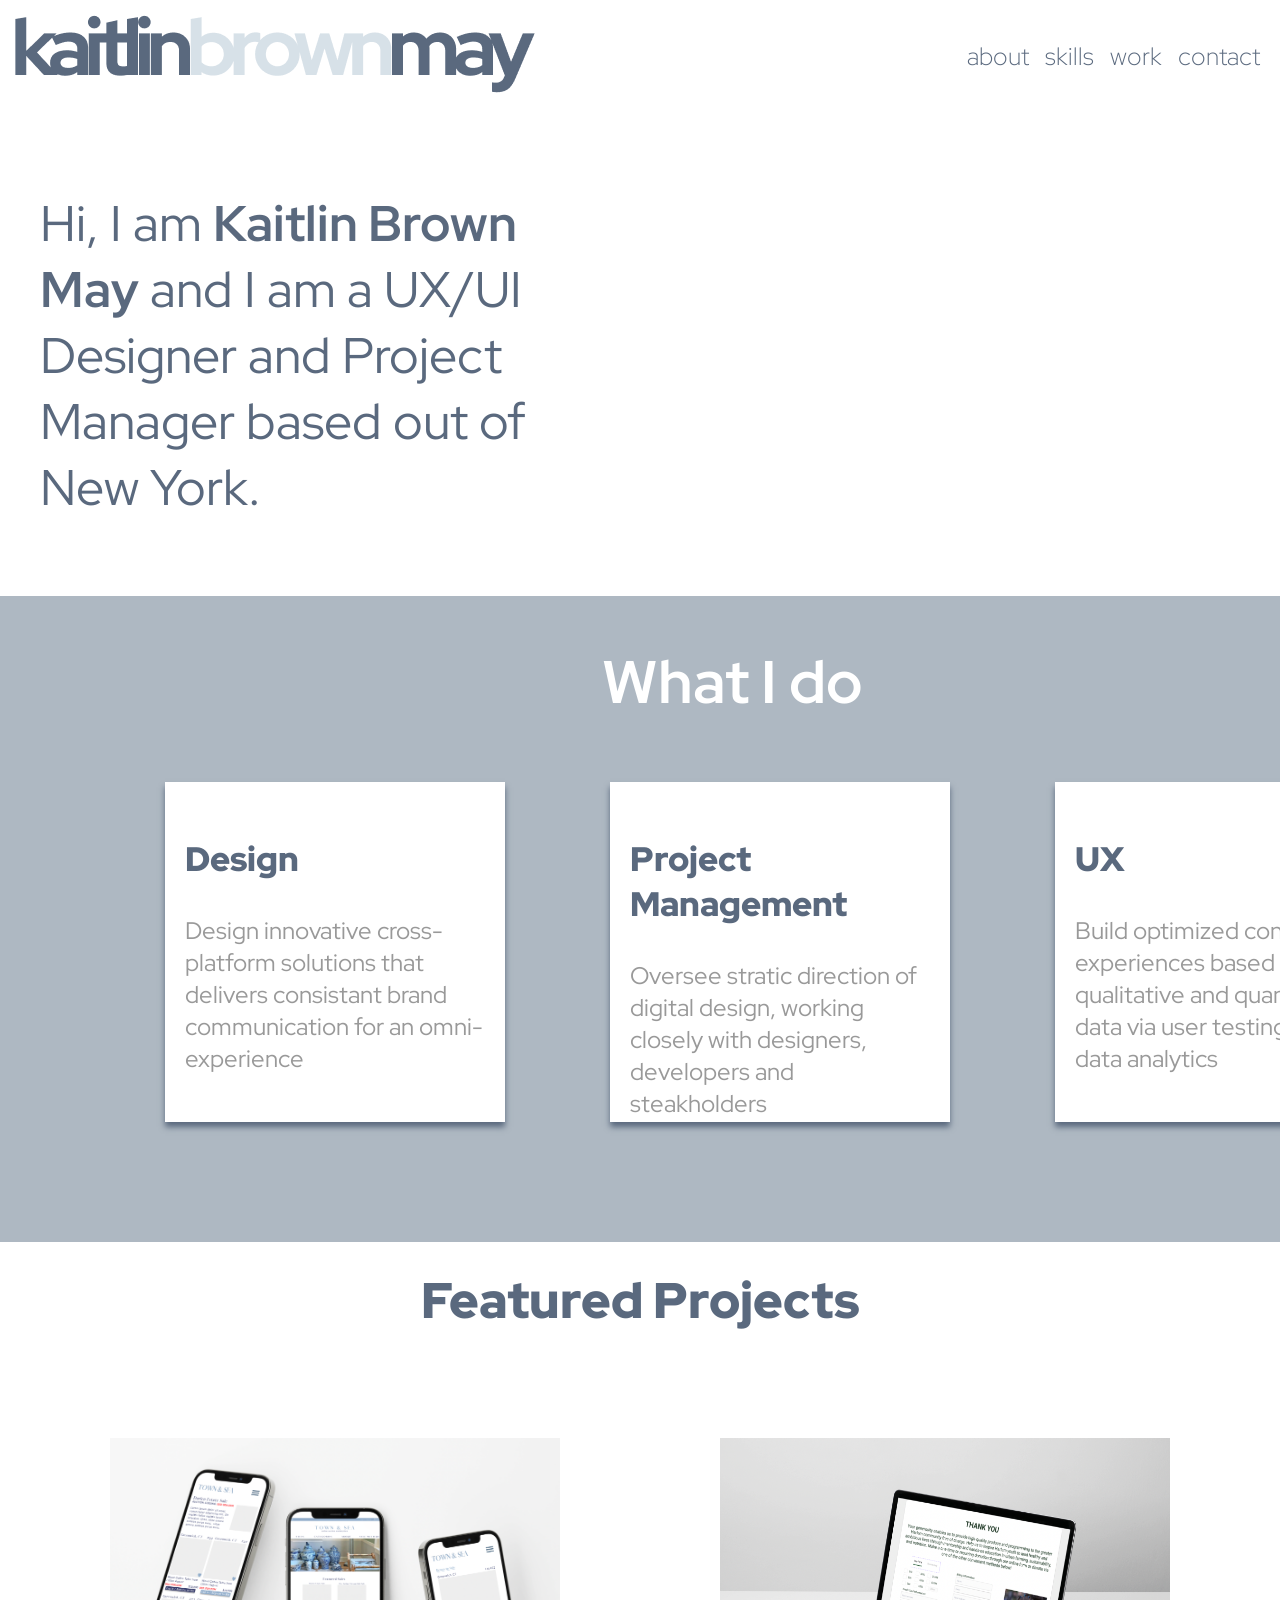
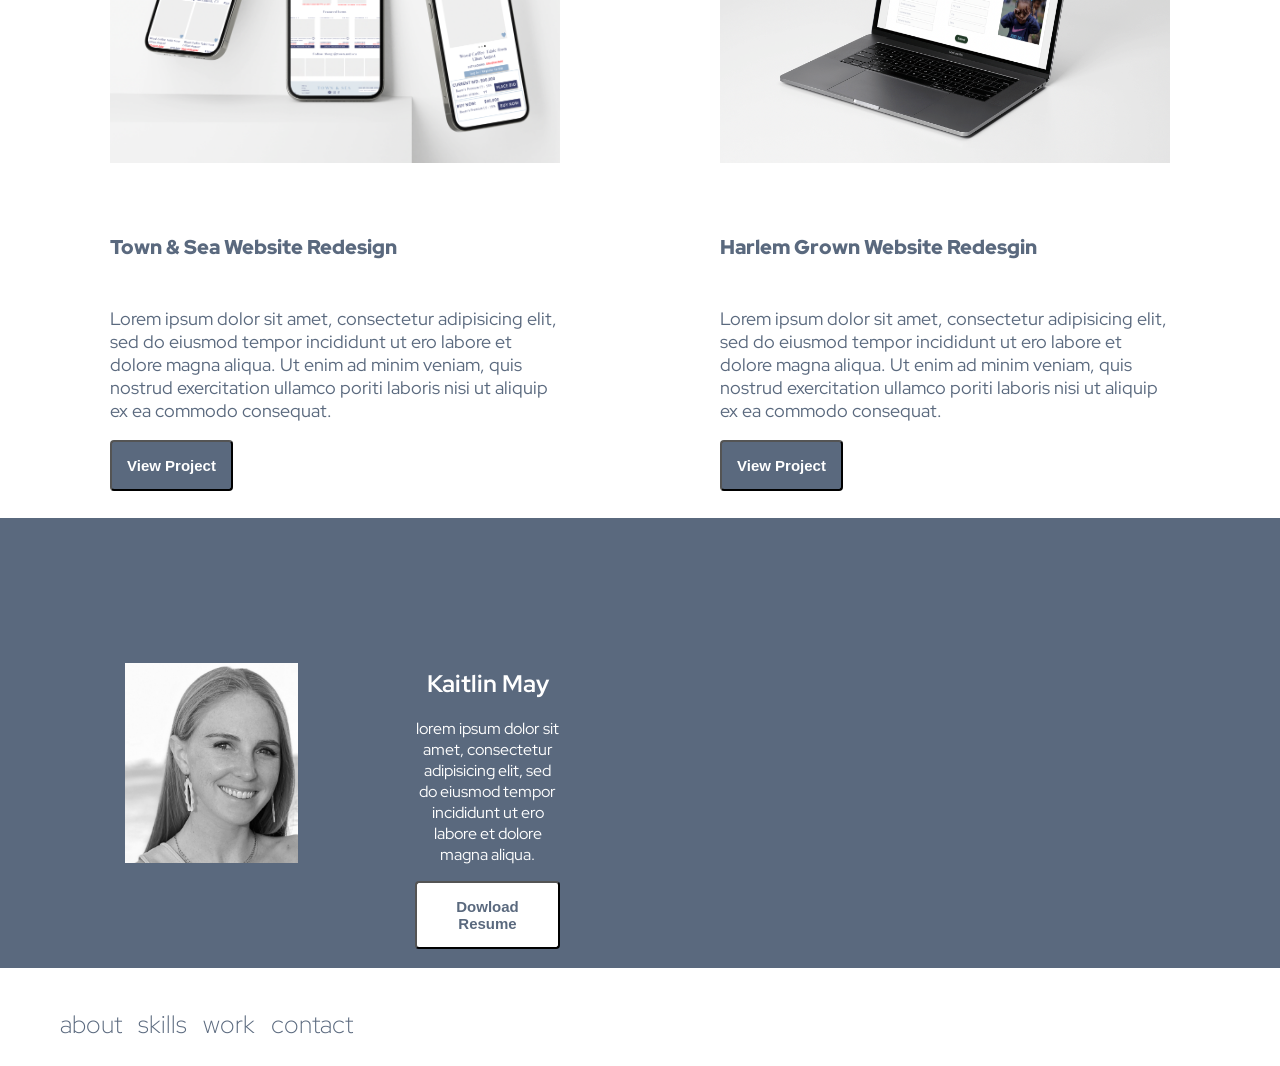
<file: index.html>
<!DOCTYPE html>
<html>
  <head>
    <script src="https://ajax.googleapis.com/ajax/libs/jquery/3.5.1/jquery.min.js"></script>
    <link rel="preconnect" href="https://fonts.googleapis.com">
    <link rel="preconnect" href="https://fonts.gstatic.com" crossorigin>
    <style>
        @import url('https://fonts.googleapis.com/css2?family=Red+Hat+Display:wght@300;700&family=Red+Hat+Mono:ital,wght@0,300;0,400;0,700;1,300&display=swap');
        </style>

    <title>Kaitlin May's Portfolio</title>
    <link href="css/style.css" type="text/css" rel="stylesheet">
  </head>
  <body>
    <header>
      <a href="index.html" >
        <img src="images/kaitlinbrownmay.png"></a>
      <ul>
        <li id="ABOUT"> <a href="about.html" >about</a></li>
        <li id="SKILLS"> <a href="skills.html" >skills</a></li>
        <li id="WORK"> <a href="work.html" >work</a></li>
        <li>contact</li>
      </ul>
    </header>
   
    <section class="Welcome">
        <div class="welcomeC">
          <h1>Hi, I am <strong> Kaitlin Brown May</strong> and I am a UX/UI Designer and Project Manager based out of New York.</h1> 
        </div>
      </section>
     <div class="heading">
  <h1> What I do</h1>
  </div>
    <section class="flexContainer"> 
      <div>
        <h3>Design</h3>
         <p>Design innovative cross-platform solutions that delivers consistant brand communication for an omni-experience</p>
      </div>
      <div>
        <h3>Project Management</h3>
        <p>Oversee stratic direction of digital design, working closely with designers, developers and steakholders</p>
      </div>
      <div>
        <h3>UX</h3>
        <p>Build optimized consumer experiences based on qualitative and quantitative data via user testing and data analytics</p>
      </div>
    </section>
    
    

    <section class="myWork">
      <h1>Featured Projects</h1>
      <div class="workGrid">
        <div class="img1">
          <img src="images/Screen Shot 2022-01-11 at 3.17.35 PM.png">
        </div>
        <div class="content1">
          <h4>Town & Sea Website Redesign</h4>
          <p>Lorem ipsum dolor sit amet, consectetur adipisicing elit, sed do eiusmod tempor incididunt ut ero labore et dolore magna aliqua. Ut enim ad minim veniam, quis nostrud exercitation ullamco poriti laboris nisi ut aliquip ex ea commodo consequat.</p>
          <button>View Project</button>
        </div>
        <div class="img2">
          <img src="images/Screen Shot 2022-01-11 at 6.08.32 PM.png">
        </div>
        <div class="content2">
          <h4>Harlem Grown Website Redesgin</h4>
          <p>Lorem ipsum dolor sit amet, consectetur adipisicing elit, sed do eiusmod tempor incididunt ut ero labore et dolore magna aliqua. Ut enim ad minim veniam, quis nostrud exercitation ullamco poriti laboris nisi ut aliquip ex ea commodo consequat.</p>
          <button>View Project</button>
        </div>
   
        </div>
  
      </div>
    </section>

  <section class="heroImg">
    <div class="content">
      <img src="images/Portfolio Profile Picture.png">
      </div>
      <div class="img" >
      <h1>Kaitlin May</h1>
      <p>lorem ipsum dolor sit amet, consectetur adipisicing elit, sed do eiusmod tempor incididunt ut ero labore et dolore magna aliqua.</p>
      <button onclick="alert('Sucess! My Resume is now saved in your Downloads')">Dowload Resume</button>

    </div>
  </section>

    </section>


    <footer id="footer">
      <ul>
        <li id="ABOUT"> <a href="about.html" >about</a></li>
        <li id="SKILLS"> <a href="skills.html" >skills</a></li>
        <li id="WORK"> <a href="work.html" >work</a></li>
        <li>contact</li>
      </ul>
    </footer>
  
  </body>
  <script src="js/index.js"></script>
</html>
</file>
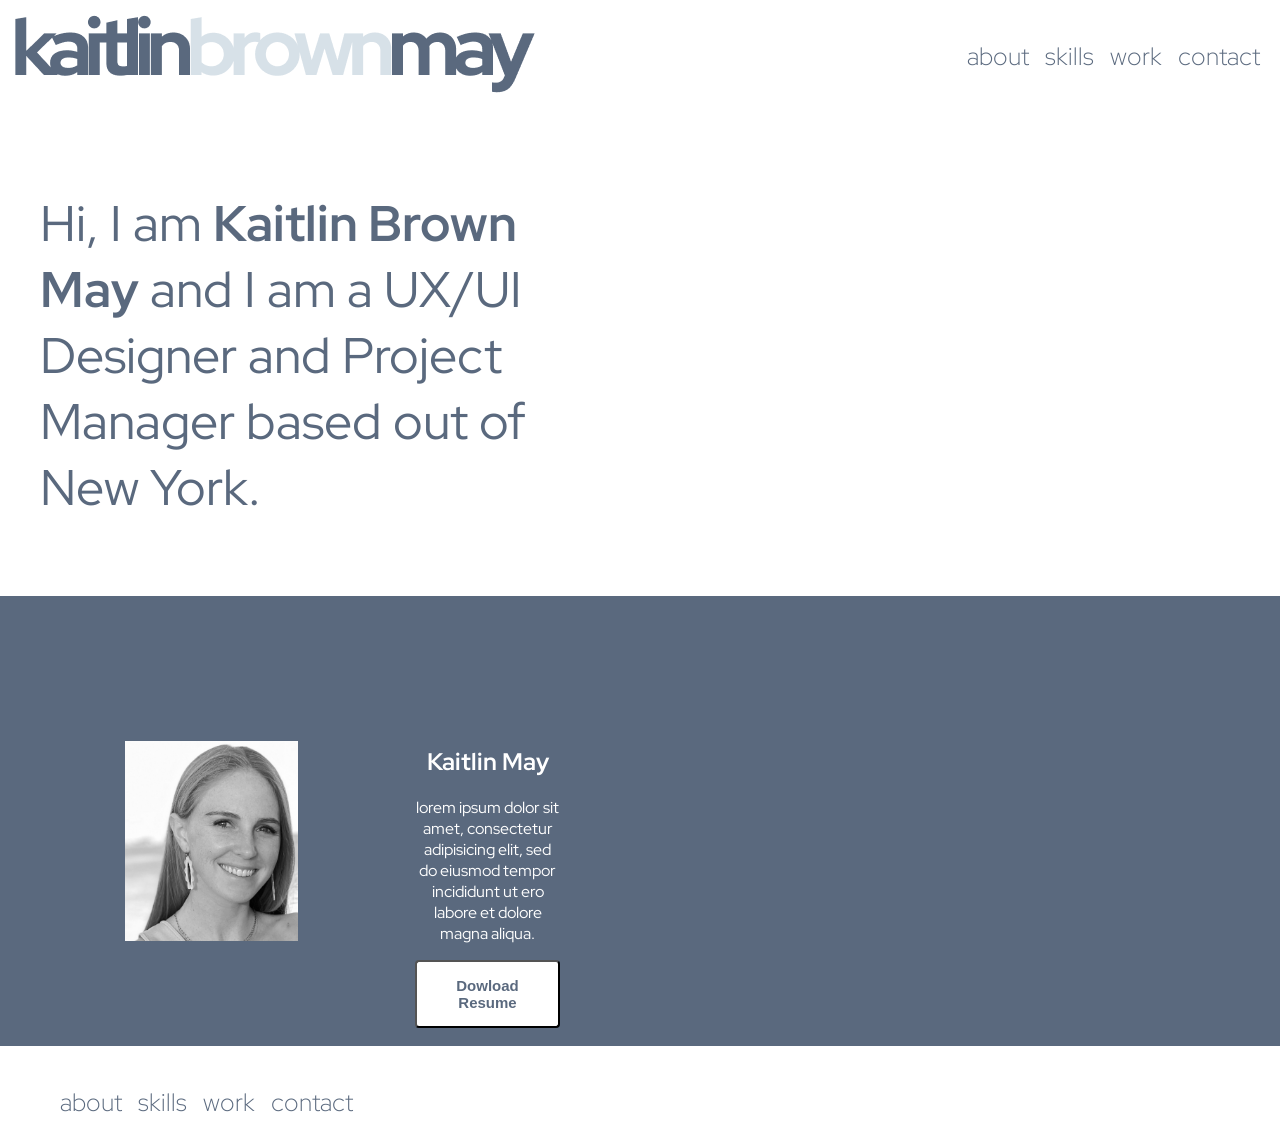
<file: about.html>
<!DOCTYPE html>
<html>
  <head>
    <script src="https://ajax.googleapis.com/ajax/libs/jquery/3.5.1/jquery.min.js"></script>
    <link rel="preconnect" href="https://fonts.googleapis.com">
    <link rel="preconnect" href="https://fonts.gstatic.com" crossorigin>
    <style>
        @import url('https://fonts.googleapis.com/css2?family=Red+Hat+Display:wght@300;700&family=Red+Hat+Mono:ital,wght@0,300;0,400;0,700;1,300&display=swap');
        </style>

    <title>Kaitlin May's Portfolio</title>
    <link href="css/style.css" type="text/css" rel="stylesheet">
  </head>
  <body>
    <header>
      <a href="index.html" >
        <img src="images/kaitlinbrownmay.png"></a>
      <ul>
        <li id="ABOUT"> <a href="about.html" >about</a></li>
        <li id="SKILLS"> <a href="skills.html" >skills</a></li>
        <li id="WORK"> <a href="work.html" >work</a></li>
        <li>contact</li>
      </ul>
    </header>
   
    <section class="Welcome">
        <div class="welcomeC">
          <h1>Hi, I am <strong> Kaitlin Brown May</strong> and I am a UX/UI Designer and Project Manager based out of New York.</h1> 
        </div>
      </section>
    

  <section class="heroImg">
    <div class="content">
      <img src="images/Portfolio Profile Picture.png">
      </div>
      <div class="img" >
      <h1>Kaitlin May</h1>
      <p>lorem ipsum dolor sit amet, consectetur adipisicing elit, sed do eiusmod tempor incididunt ut ero labore et dolore magna aliqua.</p>
      <button onclick="alert('Sucess! My Resume is now saved in your Downloads')">Dowload Resume</button>

    </div>
  </section>

    </section>


    <footer id="footer">
      <ul>
        <li id="ABOUT"> <a href="about.html" >about</a></li>
        <li id="SKILLS"> <a href="skills.html" >skills</a></li>
        <li id="WORK"> <a href="work.html" >work</a></li>
        <li>contact</li>
      </ul>
    </footer>
  
  </body>
  <script src="js/index.js"></script>
</html>
</file>
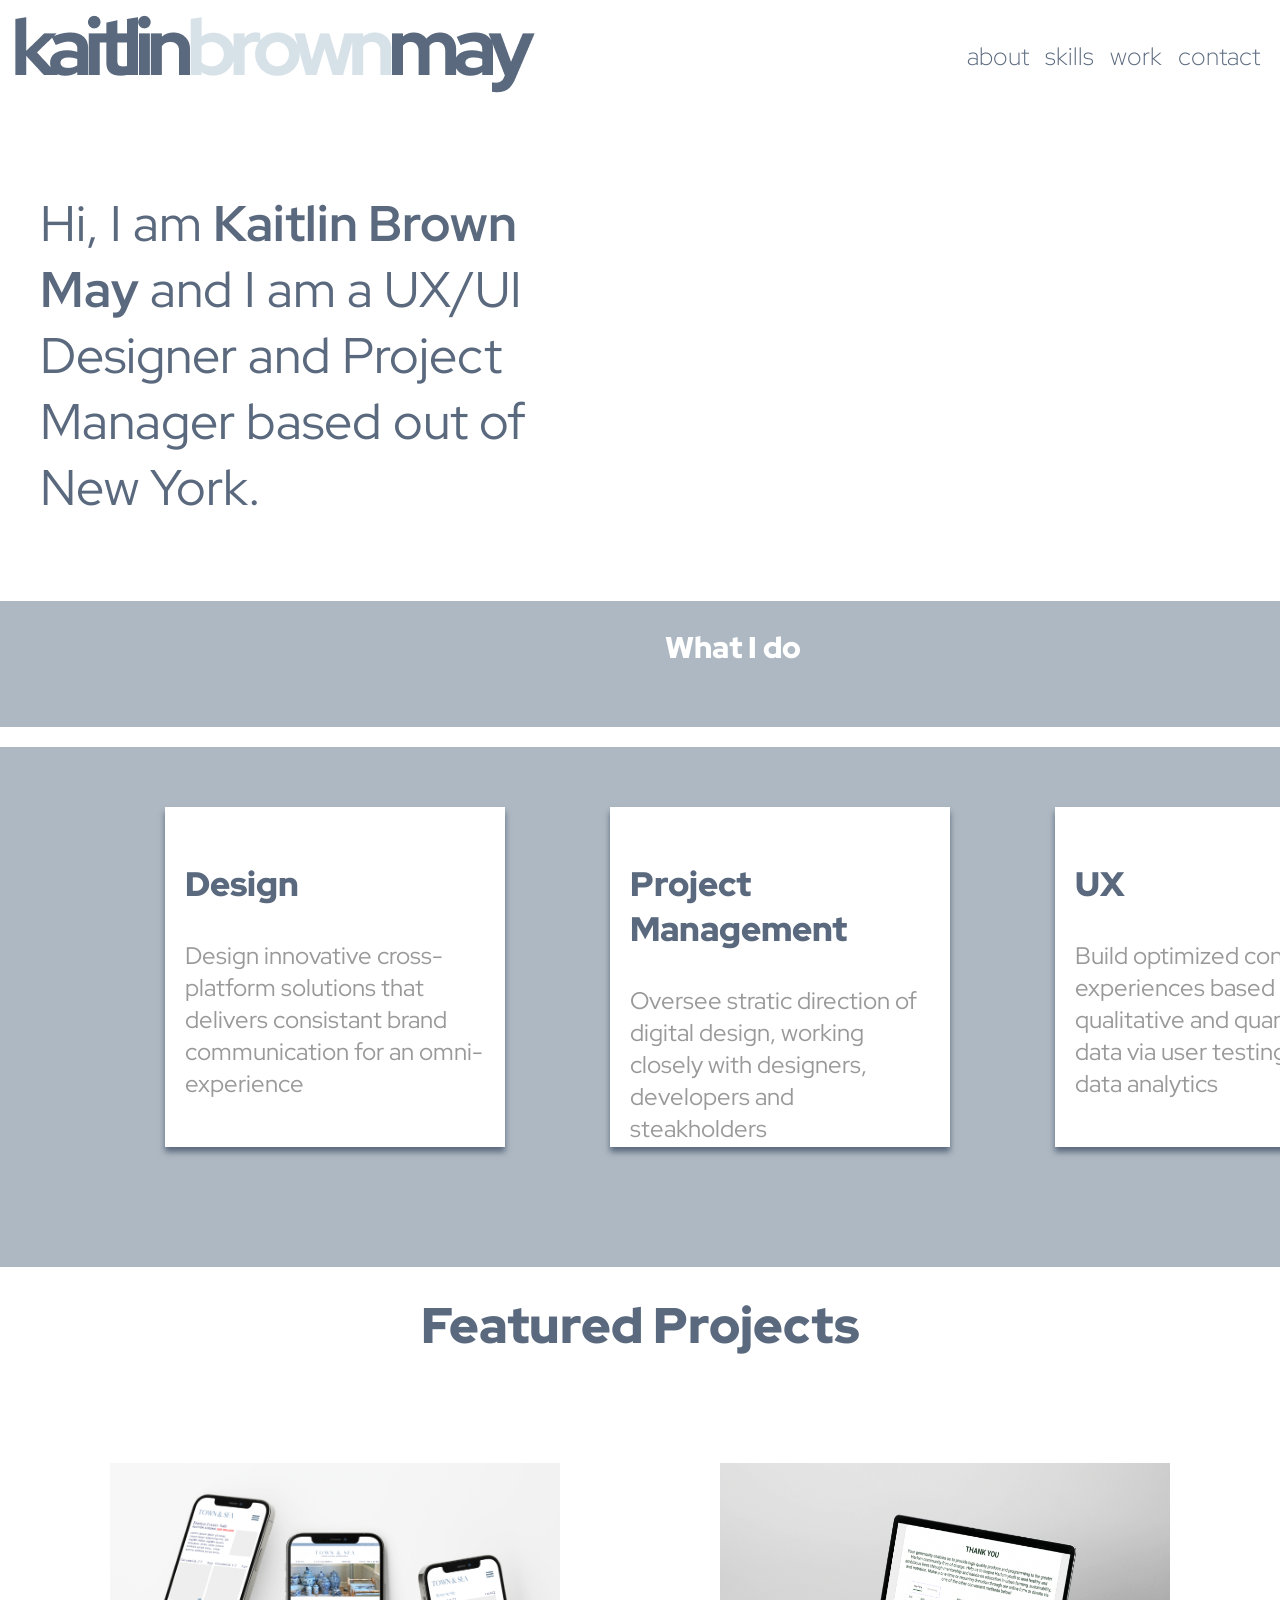
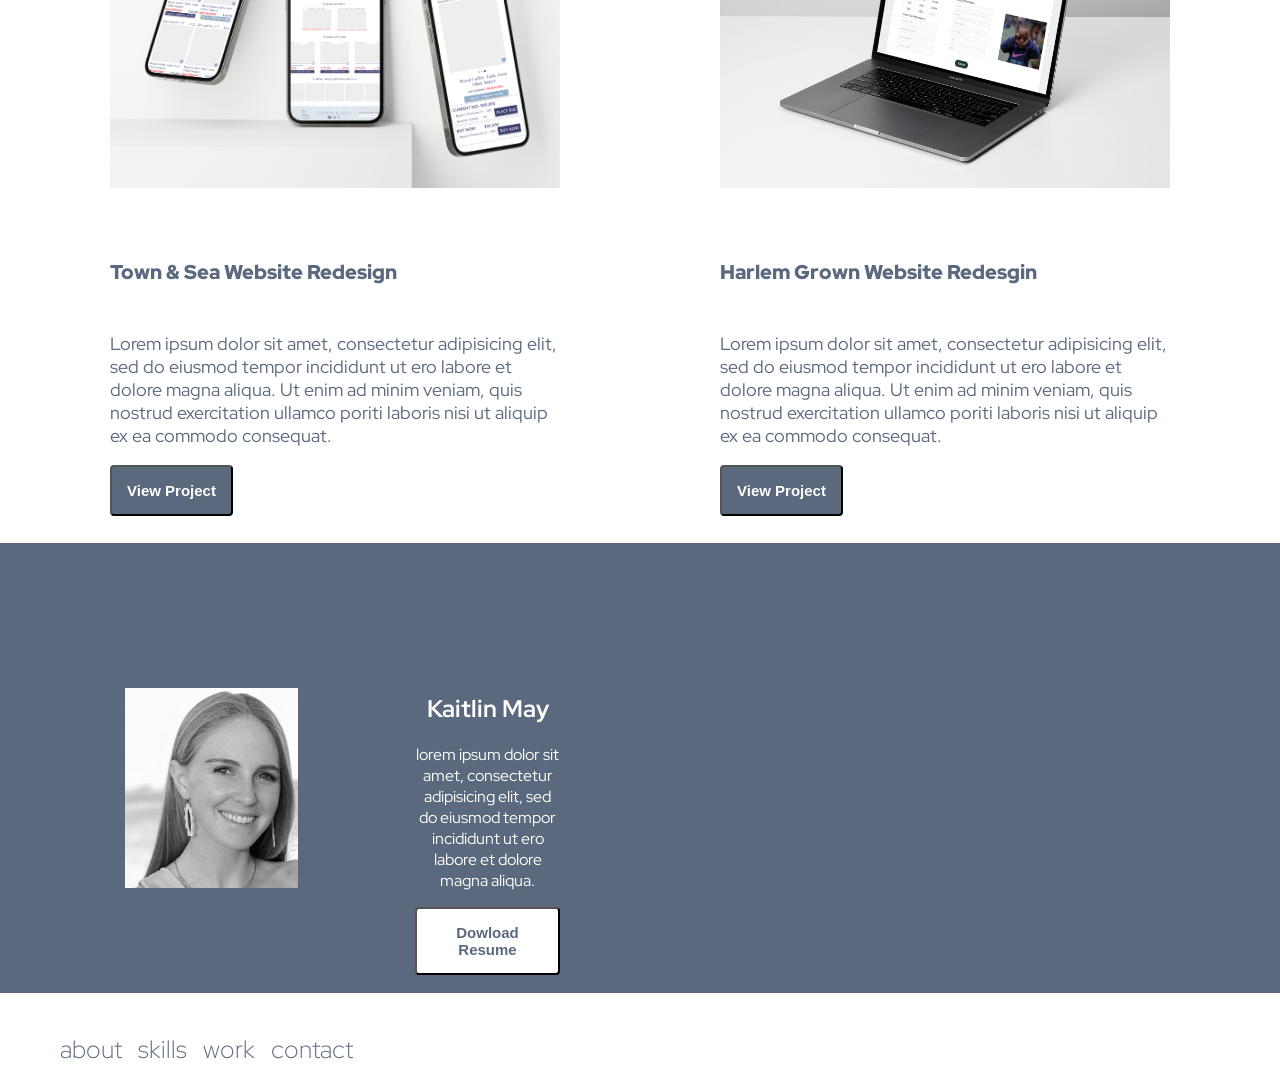
<file: skills.html>
<!DOCTYPE html>
<html>
  <head>
    <script src="https://ajax.googleapis.com/ajax/libs/jquery/1.7/jquery.js"></script> 
    <script src="https://malsup.github.io/jquery.form.js"></script> 
  
    <script src="https://ajax.googleapis.com/ajax/libs/jquery/3.5.1/jquery.min.js"></script>
    <link rel="preconnect" href="https://fonts.googleapis.com">
    <link rel="preconnect" href="https://fonts.gstatic.com" crossorigin>
    <style>
        @import url('https://fonts.googleapis.com/css2?family=Red+Hat+Display:wght@300;700&family=Red+Hat+Mono:ital,wght@0,300;0,400;0,700;1,300&display=swap');
        </style>

    <title>Kaitlin May's Portfolio</title>
    <link href="css/style.css" type="text/css" rel="stylesheet">
  </head>
  <body>
    <header>
      <a href="index.html" >
        <img src="images/kaitlinbrownmay.png"></a>
      <ul>
        <li id="ABOUT"> <a href="about.html" >about</a></li>
        <li id="SKILLS"> <a href="skills.html" >skills</a></li>
        <li id="WORK"> <a href="work.html" >work</a></li>
        <li>contact</li>
      </ul>
    </header>
   
    <section class="Welcome">
        <div class="welcomeC">
          <h1>Hi, I am <strong> Kaitlin Brown May</strong> and I am a UX/UI Designer and Project Manager based out of New York.</h1> 
        </div>
      </section>

  <h1 class="heading">What I do</h1>
    <section class="flexContainer"> 
     
      <div>
        <h3>Design</h3>
         <p>Design innovative cross-platform solutions that delivers consistant brand communication for an omni-experience</p>
      </div>
      <div>
        <h3>Project Management</h3>
        <p>Oversee stratic direction of digital design, working closely with designers, developers and steakholders</p>
      </div>
      <div>
        <h3>UX</h3>
        <p>Build optimized consumer experiences based on qualitative and quantitative data via user testing and data analytics</p>
      </div>
    </section>
    
    

    <section class="myWork">
      <h1>Featured Projects</h1>
      <div class="workGrid">
        <div class="img1">
          <img src="images/Screen Shot 2022-01-11 at 3.17.35 PM.png">
        </div>
        <div class="content1">
          <h4>Town & Sea Website Redesign</h4>
          <p>Lorem ipsum dolor sit amet, consectetur adipisicing elit, sed do eiusmod tempor incididunt ut ero labore et dolore magna aliqua. Ut enim ad minim veniam, quis nostrud exercitation ullamco poriti laboris nisi ut aliquip ex ea commodo consequat.</p>
          <button>View Project</button>
        </div>
        <div class="img2">
          <img src="images/Screen Shot 2022-01-11 at 6.08.32 PM.png">
        </div>
        <div class="content2">
          <h4>Harlem Grown Website Redesgin</h4>
          <p>Lorem ipsum dolor sit amet, consectetur adipisicing elit, sed do eiusmod tempor incididunt ut ero labore et dolore magna aliqua. Ut enim ad minim veniam, quis nostrud exercitation ullamco poriti laboris nisi ut aliquip ex ea commodo consequat.</p>
          <button>View Project</button>
        </div>
   
        </div>
  
      </div>
    </section>

  <section class="heroImg">
    <div class="content">
      <img src="images/Portfolio Profile Picture.png">
      </div>
      <div class="img" >
      <h1>Kaitlin May</h1>
      <p>lorem ipsum dolor sit amet, consectetur adipisicing elit, sed do eiusmod tempor incididunt ut ero labore et dolore magna aliqua.</p>
      <button onclick="alert('Sucess! My Resume is now saved in your Downloads')">Dowload Resume</button>

    </div>
  </section>

    </section>

    
    <footer id="footer">
      <ul>
        <li id="ABOUT"> <a href="about.html" >about</a></li>
        <li id="SKILLS"> <a href="skills.html" >skills</a></li>
        <li id="WORK"> <a href="work.html" >work</a></li>
        <li>contact</li>
      </ul>
    </footer>
  
  </body>
  <script src="js/index.js"></script>
</html>
</file>
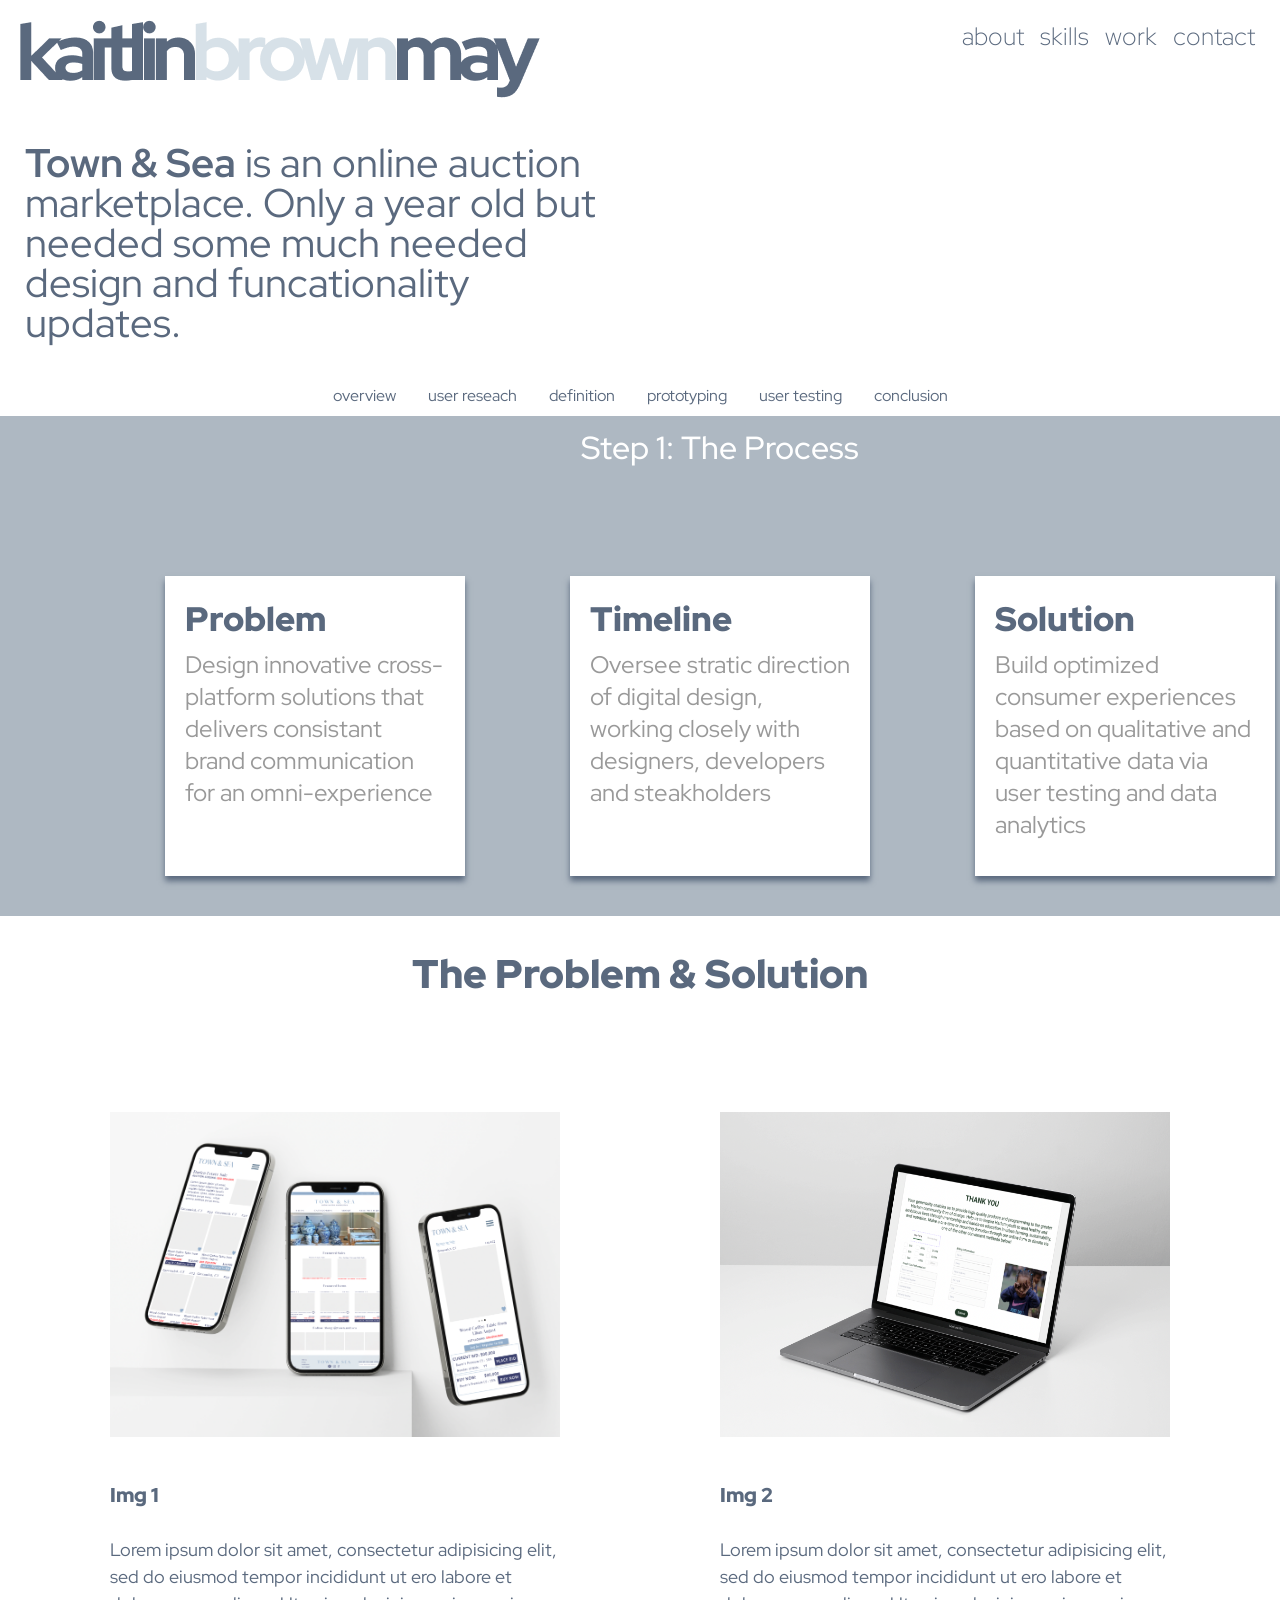
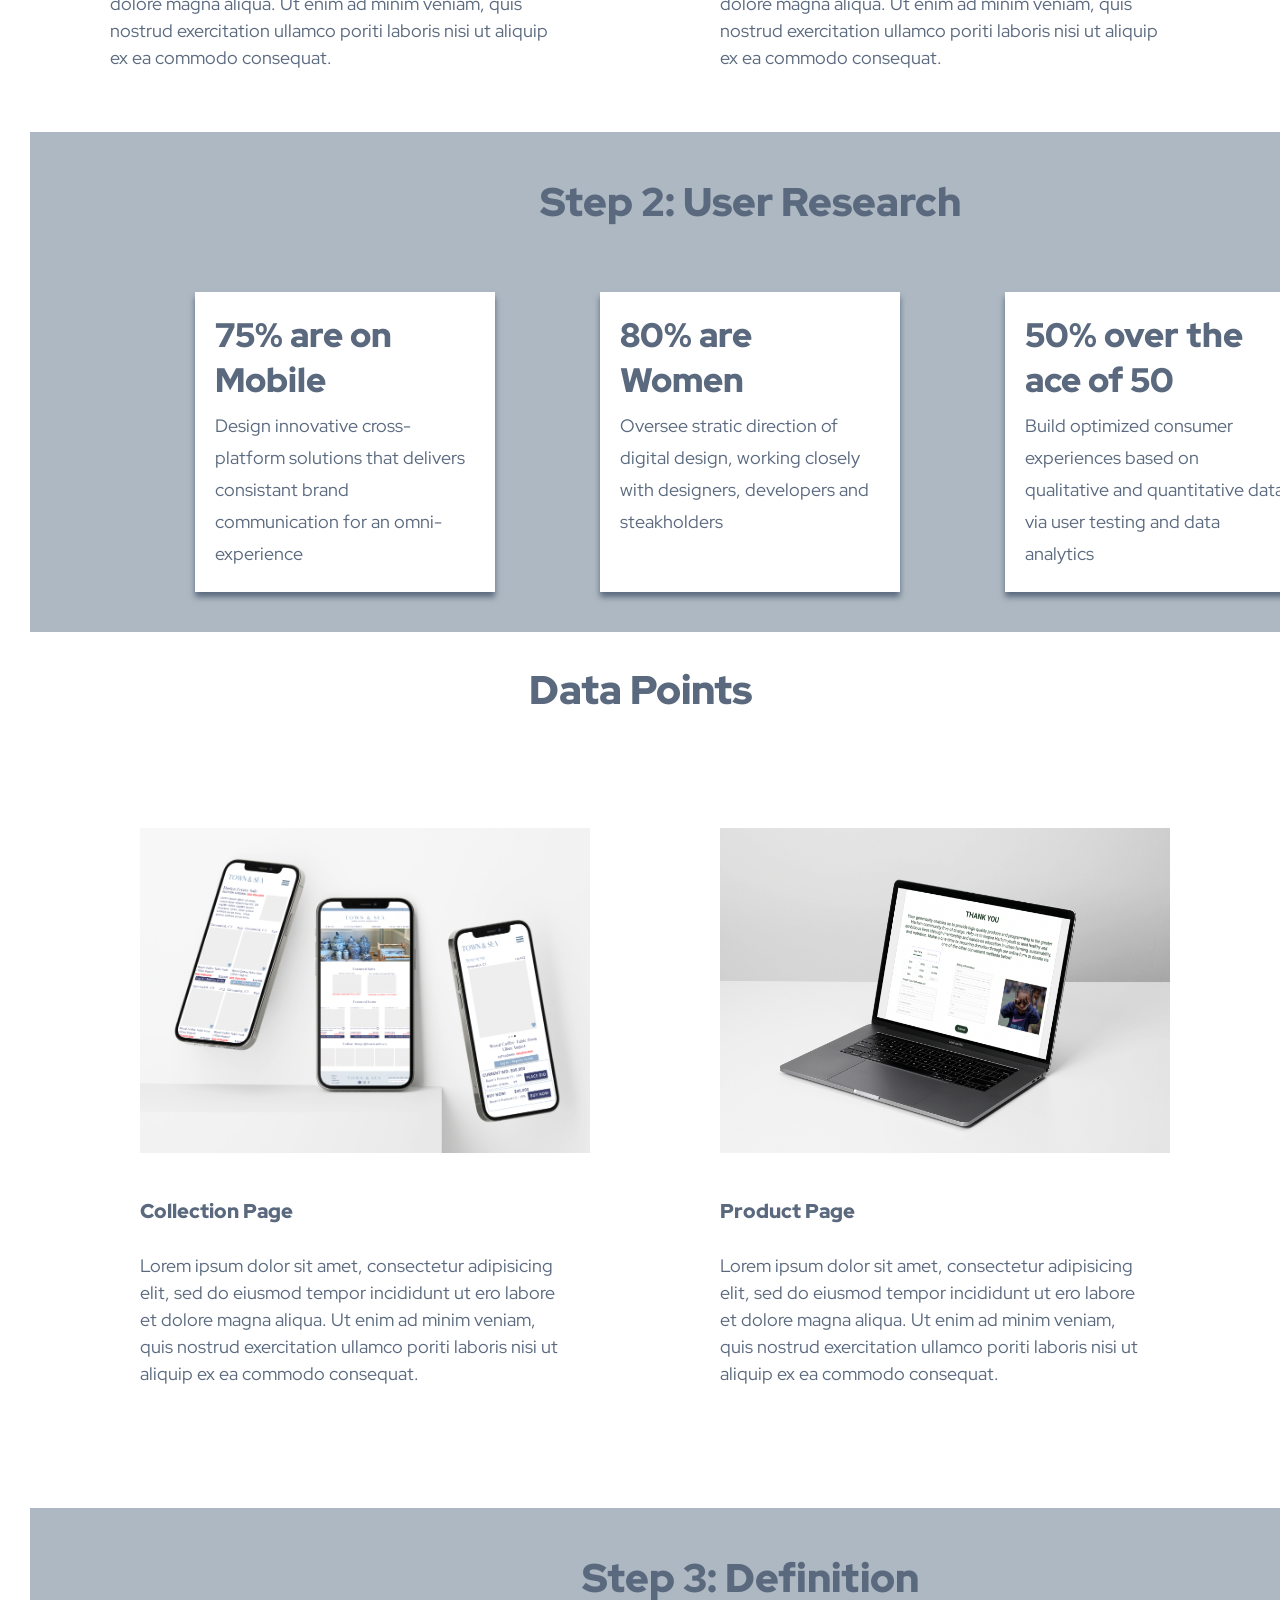
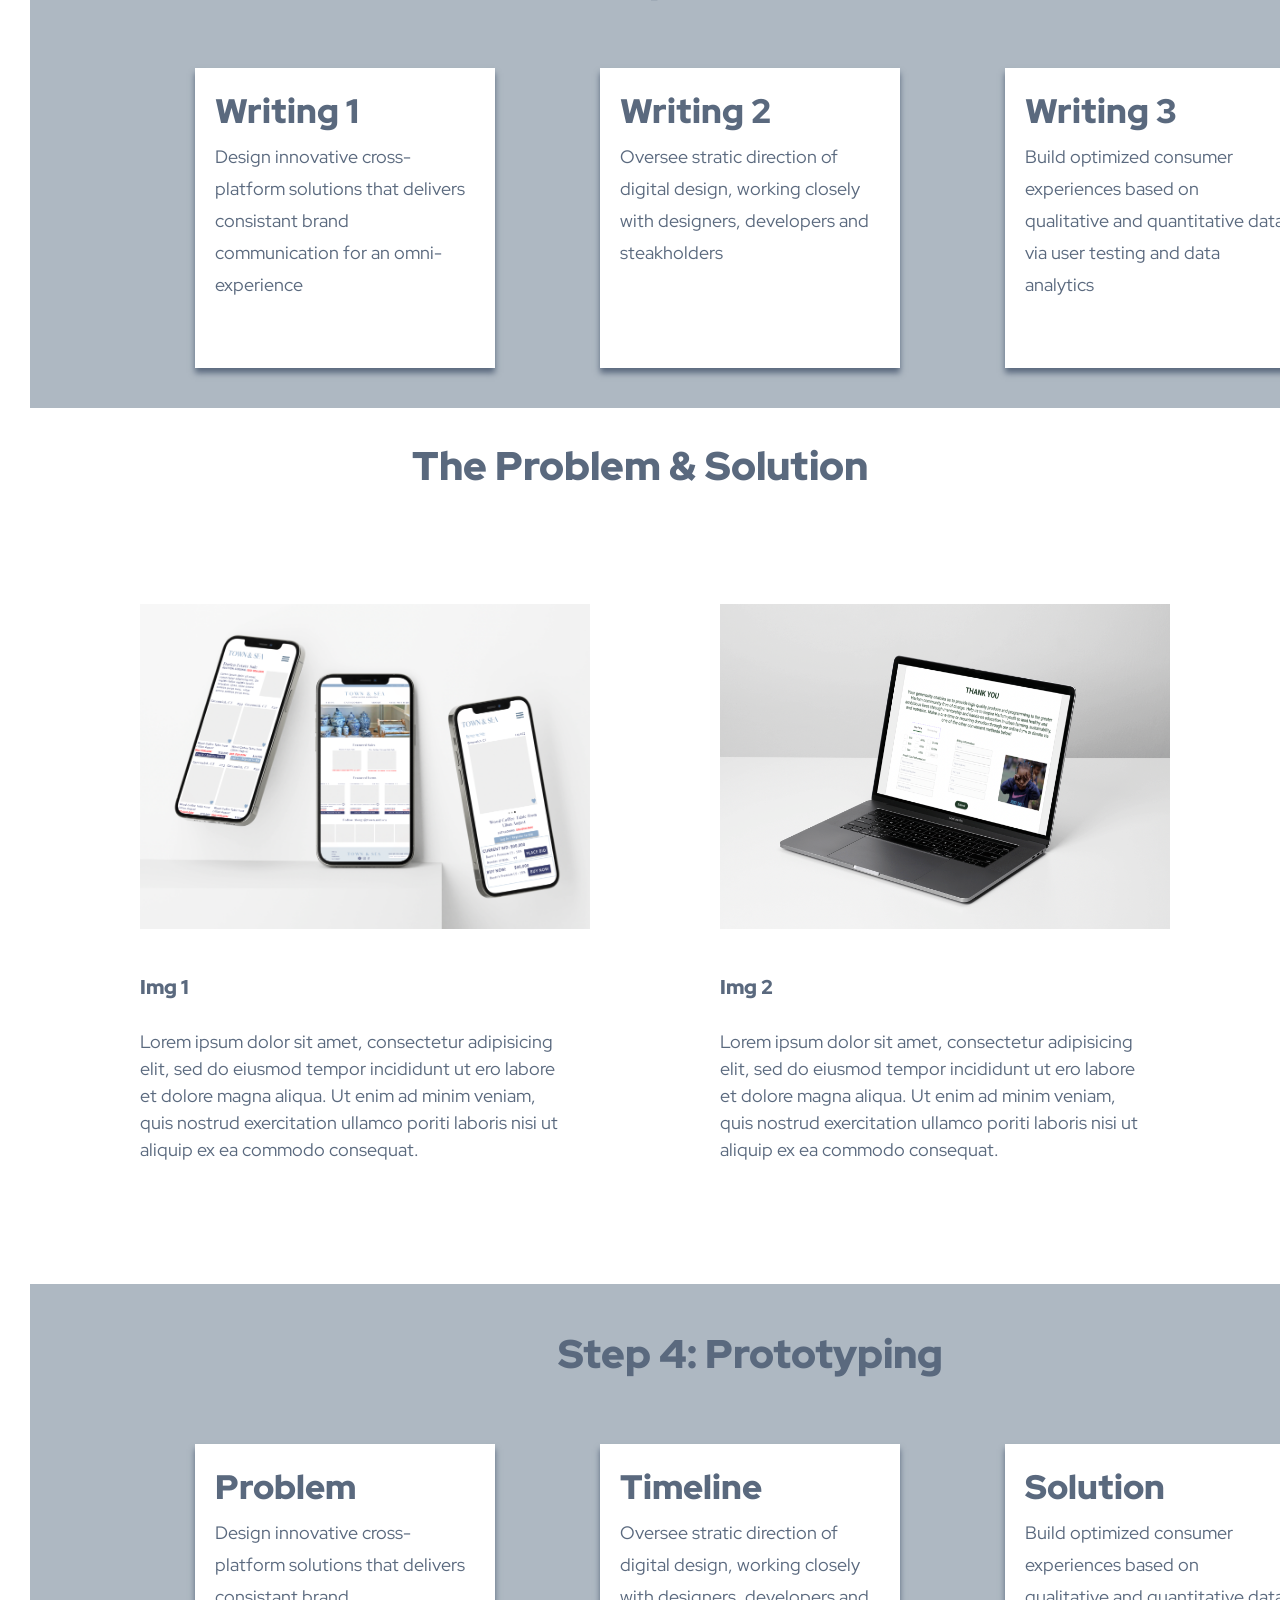
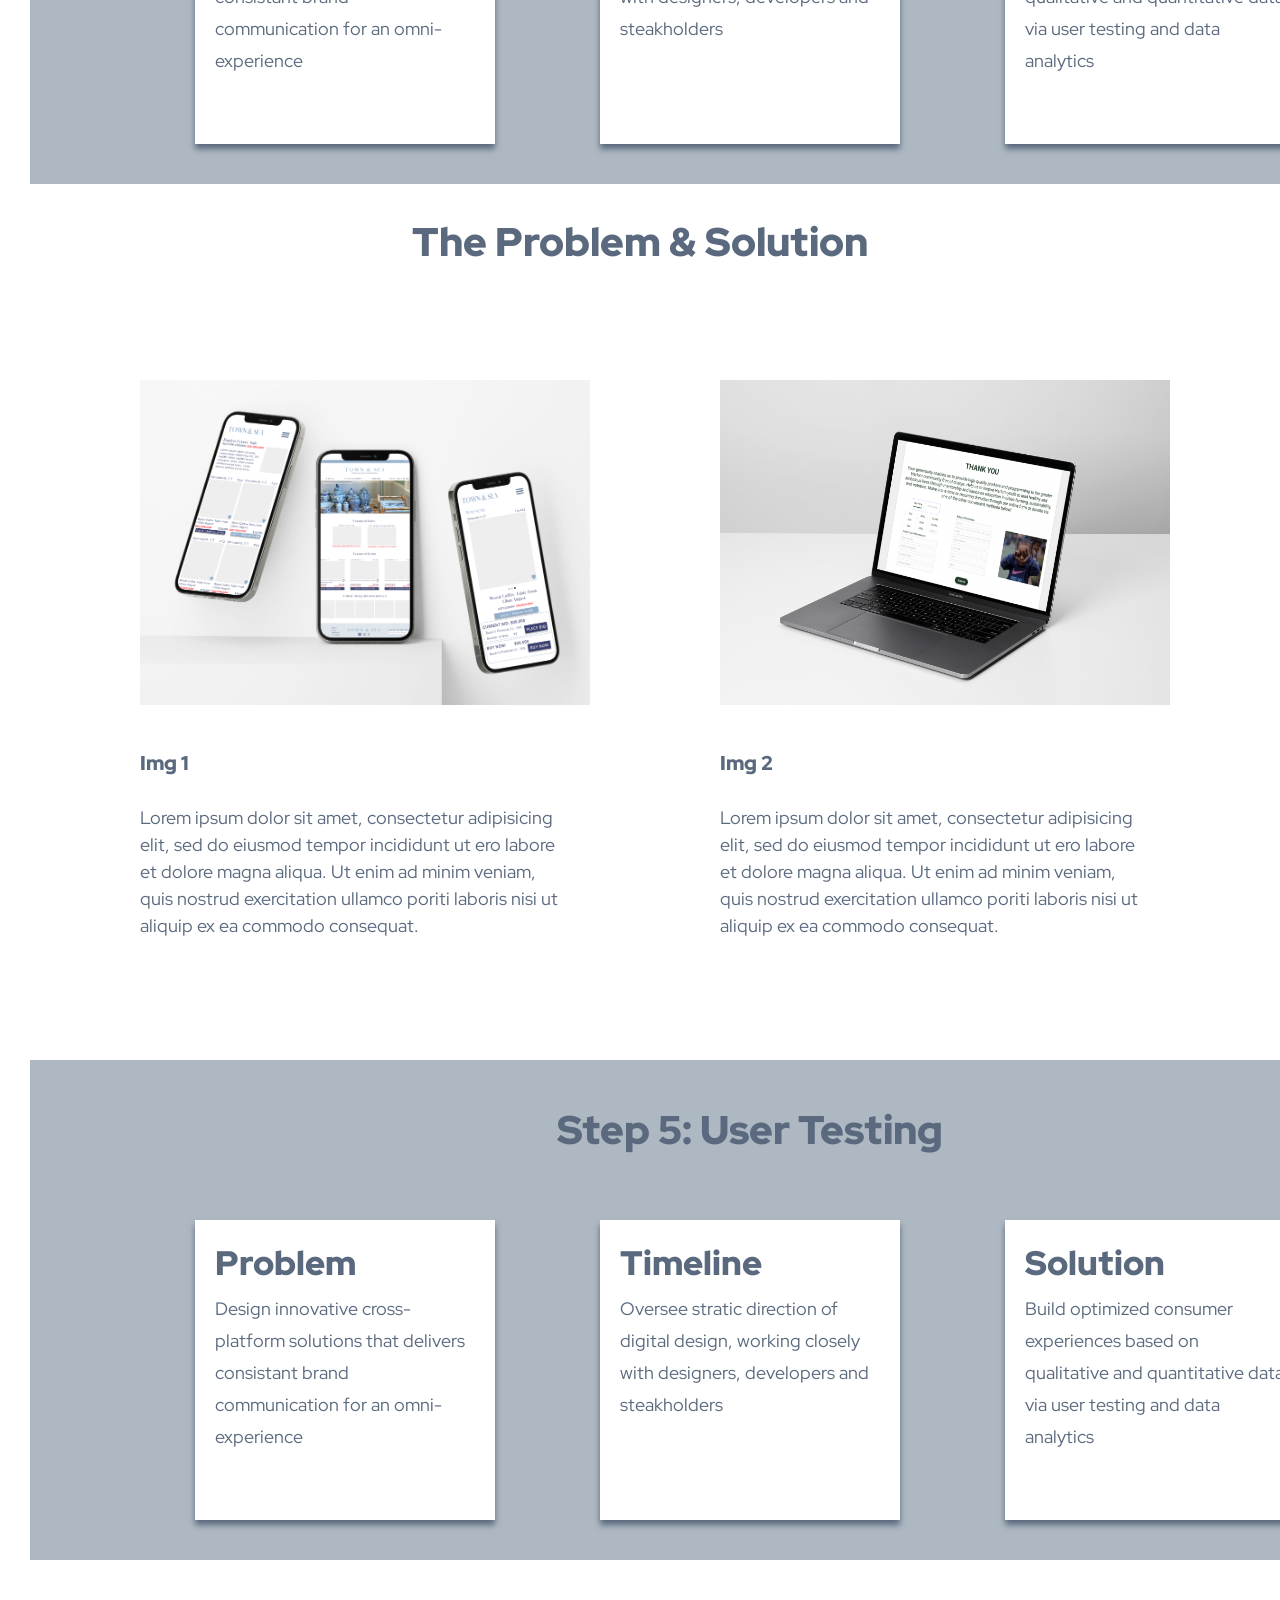
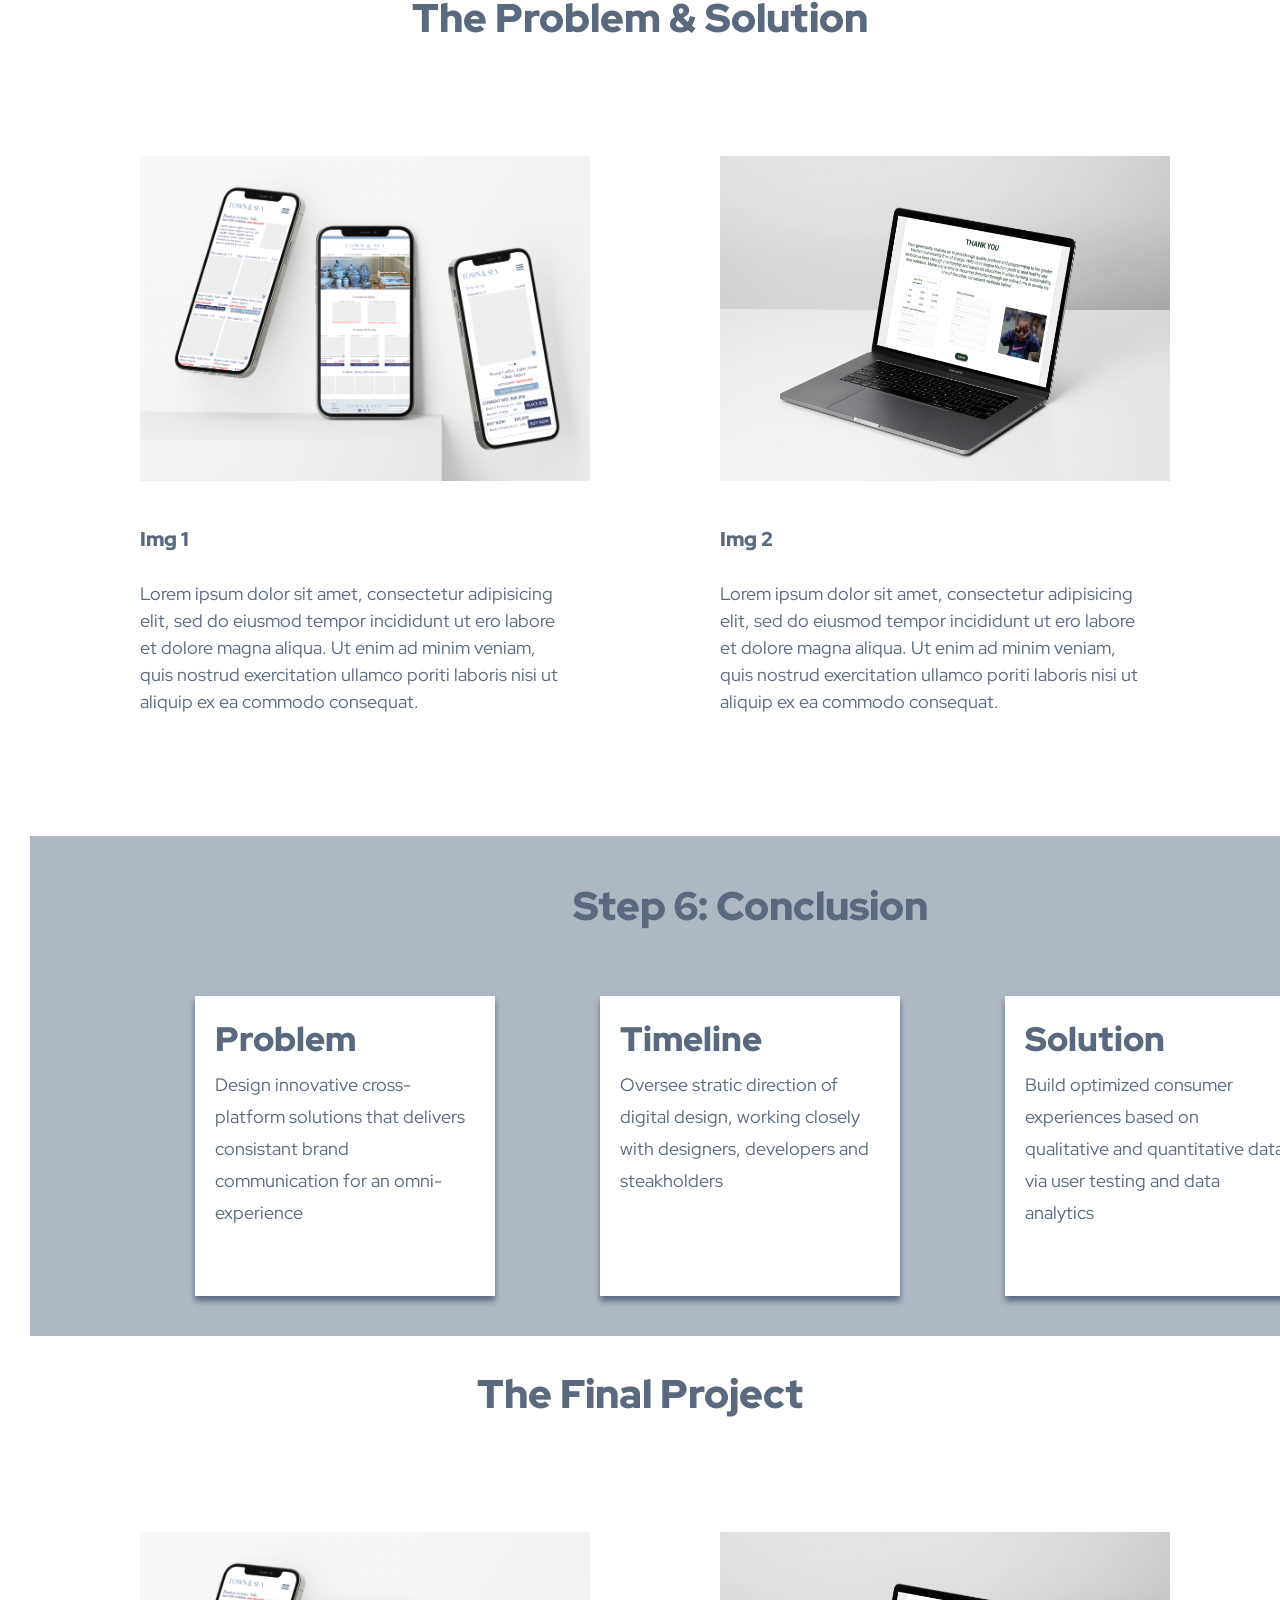
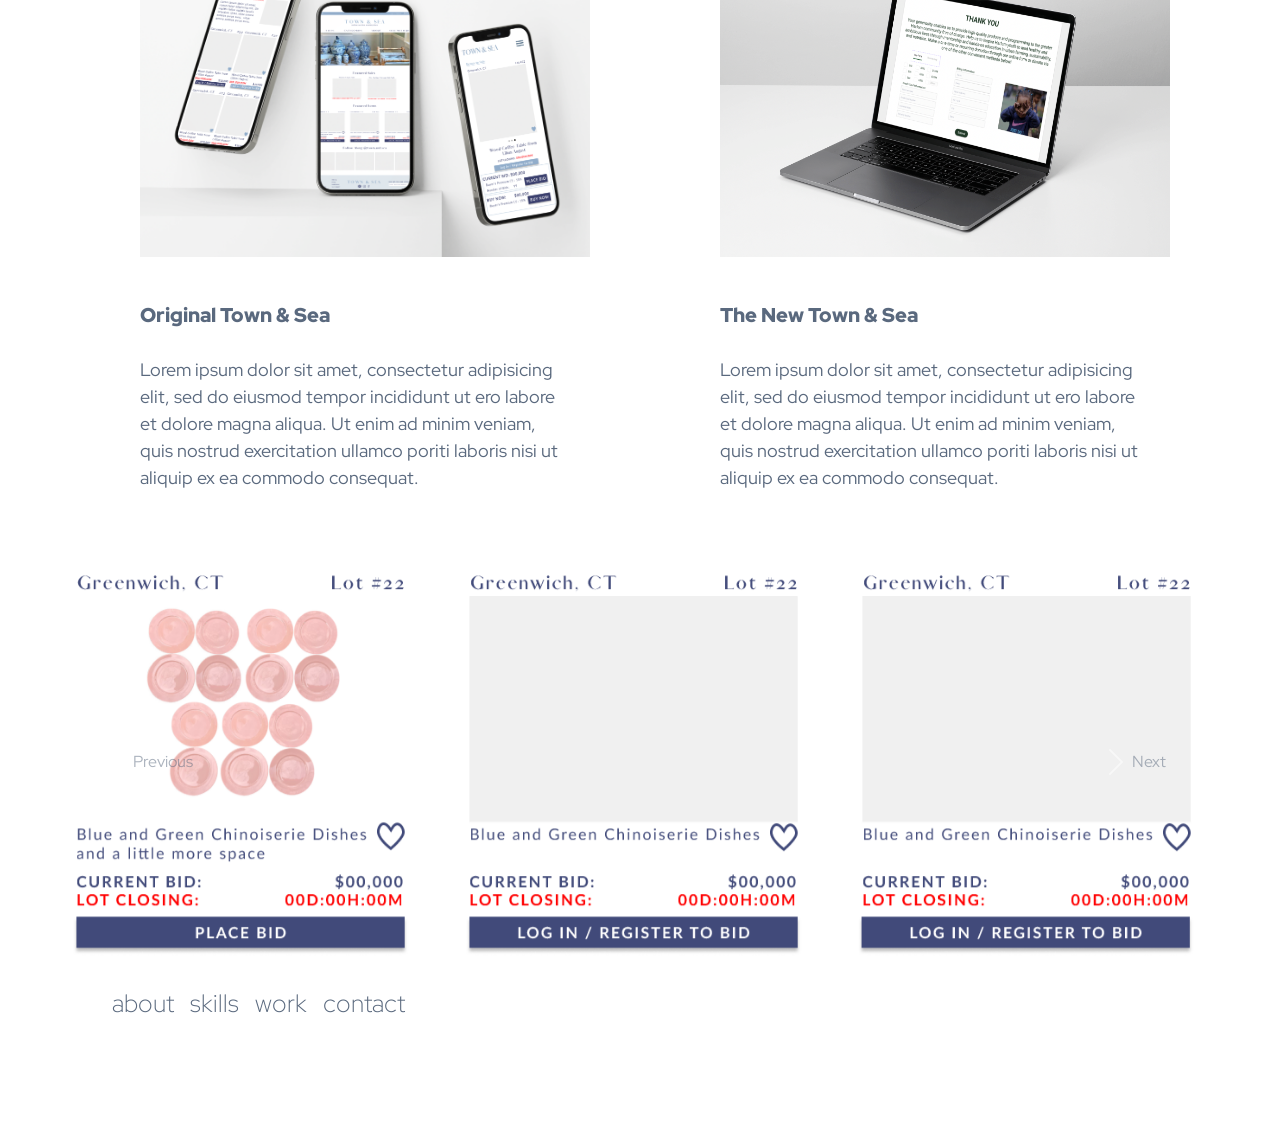
<file: work.html>
<!DOCTYPE html>
<html>
  <head>
   <!-- Bootstrap CSS -->
    <link href="https://cdn.jsdelivr.net/npm/bootstrap@5.1.3/dist/css/bootstrap.min.css" rel="stylesheet" integrity="sha384-1BmE4kWBq78iYhFldvKuhfTAU6auU8tT94WrHftjDbrCEXSU1oBoqyl2QvZ6jIW3" crossorigin="anonymous">
   
    <script src="https://ajax.googleapis.com/ajax/libs/jquery/3.5.1/jquery.min.js"></script>
    <link rel="preconnect" href="https://fonts.googleapis.com">
    <link rel="preconnect" href="https://fonts.gstatic.com" crossorigin>
    <style>
        @import url('https://fonts.googleapis.com/css2?family=Red+Hat+Display:wght@300;700&family=Red+Hat+Mono:ital,wght@0,300;0,400;0,700;1,300&display=swap');
        </style>

    <title>UX/UI Homework 20 - Kaitlin May's Portfolio</title>
    <link href="css/teststyle.css" type="text/css" rel="stylesheet">
  </head>

     <!-- Header and Navigation -->
  <body>
    <header>
      <a href="index.html" >
      <img src="images/kaitlinbrownmay.png"></a>
      <ul>
        <li id="ABOUT"> <a href="about.html" >about</a></li>
        <li id="SKILLS"> <a href="skills.html" >skills</a></li>
        <li id="WORK"> <a href="work.html" >work</a></li>
        <li>contact</li>
      </ul>
    </header>
   
    <section class="Welcome">
        <div class="welcomeC">
          <h1><strong> Town & Sea</strong> is an online auction marketplace. Only a year old but needed some much needed design and funcationality updates.  </h1> 
        </div>
      </section>
      
  <!-- Case Study Navigation -->

      <ul class="nav justify-content-center">
        <li class="nav-item">
          <a class="nav-link" href="#step1">overview</a>
        </li>
        <li class="nav-item">
          <a class="nav-link" href="#step2">user reseach</a>
        </li>
        <li class="nav-item">
          <a class="nav-link" href="#step3">definition</a>
        </li>
        <li class="nav-item">
          <a class="nav-link active" href="#step4">prototyping</a>
        </li>
        <li class="nav-item">
          <a class="nav-link active" href="#step5">user testing</a>
        </li>
        <li class="nav-item">
          <a class="nav-link" href="#step6">conclusion</a>
        </li>

      </ul>




          <!-- Case Study -->
      <div id="step1" class="heading">
        <h2> Step 1: The Process</h2>
        </div>
          <section class="flexContainer">
     
      <div>
        <h3>Problem</h3>
         <p>Design innovative cross-platform solutions that delivers consistant brand communication for an omni-experience</p>
      </div>
      <div>
        <h3>Timeline</h3>
        <p>Oversee stratic direction of digital design, working closely with designers, developers and steakholders</p>
      </div>
      <div>
        <h3>Solution</h3>
        <p>Build optimized consumer experiences based on qualitative and quantitative data via user testing and data analytics</p>
      </div>
    </section>
    
    

    <section class="myWork">
      <h2>The Problem & Solution</h2>
      <div class="workGrid">
       
        <div class="img1">
          <img src="images/Screen Shot 2022-01-11 at 3.17.35 PM.png">
        </div>

        <div class="content1">
          <h4>Img 1</h4>
          <p>Lorem ipsum dolor sit amet, consectetur adipisicing elit, sed do eiusmod tempor incididunt ut ero labore et dolore magna aliqua. Ut enim ad minim veniam, quis nostrud exercitation ullamco poriti laboris nisi ut aliquip ex ea commodo consequat.</p>
        </div>

        <div class="img2">
          <img src="images/Screen Shot 2022-01-11 at 6.08.32 PM.png">
        </div>

        <div class="content2">
          <h4>Img 2</h4>
          <p>Lorem ipsum dolor sit amet, consectetur adipisicing elit, sed do eiusmod tempor incididunt ut ero labore et dolore magna aliqua. Ut enim ad minim veniam, quis nostrud exercitation ullamco poriti laboris nisi ut aliquip ex ea commodo consequat.</p>
        </div>
        </div>
  

      <div id="step2" class="heading">
        <h2> Step 2: User Research</h2>
        </div>
          <section class="flexContainer">
     
      <div>
        <h3>75% are on Mobile</h3>
         <p>Design innovative cross-platform solutions that delivers consistant brand communication for an omni-experience</p>
      </div>
      <div>
        <h3>80% are Women</h3>
        <p>Oversee stratic direction of digital design, working closely with designers, developers and steakholders</p>
      </div>
      <div>
        <h3>50% over the ace of 50</h3>
        <p>Build optimized consumer experiences based on qualitative and quantitative data via user testing and data analytics</p>
      </div>
    </section>
    
    

    <section class="myWork">
      <h2>Data Points</h2>
      <div class="workGrid">
        <div class="img1">
          <img src="images/Screen Shot 2022-01-11 at 3.17.35 PM.png">
        </div>
        <div class="content1">
          <h4>Collection Page</h4>
          <p>Lorem ipsum dolor sit amet, consectetur adipisicing elit, sed do eiusmod tempor incididunt ut ero labore et dolore magna aliqua. Ut enim ad minim veniam, quis nostrud exercitation ullamco poriti laboris nisi ut aliquip ex ea commodo consequat.</p>
     
        </div>
        <div class="img2">
          <img src="images/Screen Shot 2022-01-11 at 6.08.32 PM.png">
        </div>
        <div class="content2">
          <h4>Product Page</h4>
          <p>Lorem ipsum dolor sit amet, consectetur adipisicing elit, sed do eiusmod tempor incididunt ut ero labore et dolore magna aliqua. Ut enim ad minim veniam, quis nostrud exercitation ullamco poriti laboris nisi ut aliquip ex ea commodo consequat.</p>

        </div>
   
        </div>
  
  
    </section>

    <div id="step3" class="heading">
      <h2> Step 3: Definition</h2>
      </div>
        <section class="flexContainer">
     
      <div>
        <h3>Writing 1</h3>
         <p>Design innovative cross-platform solutions that delivers consistant brand communication for an omni-experience</p>
      </div>
      <div>
        <h3>Writing 2</h3>
        <p>Oversee stratic direction of digital design, working closely with designers, developers and steakholders</p>
      </div>
      <div>
        <h3>Writing 3</h3>
        <p>Build optimized consumer experiences based on qualitative and quantitative data via user testing and data analytics</p>
      </div>
    </section>
    
    <section class="myWork">
      <h2>The Problem & Solution</h2>
      <div class="workGrid">
        <div class="img1">
          <img src="images/Screen Shot 2022-01-11 at 3.17.35 PM.png">
        </div>
        <div class="content1">
          <h4>Img 1</h4>
          <p>Lorem ipsum dolor sit amet, consectetur adipisicing elit, sed do eiusmod tempor incididunt ut ero labore et dolore magna aliqua. Ut enim ad minim veniam, quis nostrud exercitation ullamco poriti laboris nisi ut aliquip ex ea commodo consequat.</p>
  
        </div>
        <div class="img2">
          <img src="images/Screen Shot 2022-01-11 at 6.08.32 PM.png">
        </div>
        <div class="content2">
          <h4>Img 2</h4>
          <p>Lorem ipsum dolor sit amet, consectetur adipisicing elit, sed do eiusmod tempor incididunt ut ero labore et dolore magna aliqua. Ut enim ad minim veniam, quis nostrud exercitation ullamco poriti laboris nisi ut aliquip ex ea commodo consequat.</p>
      
        </div>
   
        </div>
</section>


    <div id="step4" class="heading">
      <h2> Step 4: Prototyping</h2>
      </div>
        <section class="flexContainer">
   
    <div>
      <h3>Problem</h3>
       <p>Design innovative cross-platform solutions that delivers consistant brand communication for an omni-experience</p>
    </div>
    <div>
      <h3>Timeline</h3>
      <p>Oversee stratic direction of digital design, working closely with designers, developers and steakholders</p>
    </div>
    <div>
      <h3>Solution</h3>
      <p>Build optimized consumer experiences based on qualitative and quantitative data via user testing and data analytics</p>
    </div>
  </section>
  
   


  <section class="myWork">
    <h2>The Problem & Solution</h2>
    <div class="workGrid">
      <div class="img1">
        <img src="images/Screen Shot 2022-01-11 at 3.17.35 PM.png">
      </div>
      <div class="content1">
        <h4>Img 1</h4>
        <p>Lorem ipsum dolor sit amet, consectetur adipisicing elit, sed do eiusmod tempor incididunt ut ero labore et dolore magna aliqua. Ut enim ad minim veniam, quis nostrud exercitation ullamco poriti laboris nisi ut aliquip ex ea commodo consequat.</p>
      </div>
      
      <div class="img2">
        <img src="images/Screen Shot 2022-01-11 at 6.08.32 PM.png">
      </div>
     
      <div class="content2">
        <h4>Img 2</h4>
        <p>Lorem ipsum dolor sit amet, consectetur adipisicing elit, sed do eiusmod tempor incididunt ut ero labore et dolore magna aliqua. Ut enim ad minim veniam, quis nostrud exercitation ullamco poriti laboris nisi ut aliquip ex ea commodo consequat.</p>
      </div>
 
      </div>
</section>

    <div id="step5" class="heading">
      <h2> Step 5: User Testing</h2>
      </div>
        <section class="flexContainer">
   
    <div>
      <h3>Problem</h3>
       <p>Design innovative cross-platform solutions that delivers consistant brand communication for an omni-experience</p>
    </div>
    <div>
      <h3>Timeline</h3>
      <p>Oversee stratic direction of digital design, working closely with designers, developers and steakholders</p>
    </div>
    <div>
      <h3>Solution</h3>
      <p>Build optimized consumer experiences based on qualitative and quantitative data via user testing and data analytics</p>
    </div>
  </section>
  
  

  <section class="myWork">
    <h2>The Problem & Solution</h2>
    <div class="workGrid">
      <div class="img1">

        <img src="images/Screen Shot 2022-01-11 at 3.17.35 PM.png">
      </div>
      <div class="content1">
        <h4>Img 1</h4>
        <p>Lorem ipsum dolor sit amet, consectetur adipisicing elit, sed do eiusmod tempor incididunt ut ero labore et dolore magna aliqua. Ut enim ad minim veniam, quis nostrud exercitation ullamco poriti laboris nisi ut aliquip ex ea commodo consequat.</p>
      </div>
      
      <div class="img2">
        <img src="images/Screen Shot 2022-01-11 at 6.08.32 PM.png">
      </div>
     
      <div class="content2">
        <h4>Img 2</h4>
        <p>Lorem ipsum dolor sit amet, consectetur adipisicing elit, sed do eiusmod tempor incididunt ut ero labore et dolore magna aliqua. Ut enim ad minim veniam, quis nostrud exercitation ullamco poriti laboris nisi ut aliquip ex ea commodo consequat.</p>
      </div>
 
      </div>
      </section>


    <div id="step6" class="heading">
      <h2> Step 6: Conclusion</h2>
      </div>
        <section class="flexContainer">
   
    <div>
      <h3>Problem</h3>
       <p>Design innovative cross-platform solutions that delivers consistant brand communication for an omni-experience</p>
    </div>
    <div>
      <h3>Timeline</h3>
      <p>Oversee stratic direction of digital design, working closely with designers, developers and steakholders</p>
    </div>
    <div>
      <h3>Solution</h3>
      <p>Build optimized consumer experiences based on qualitative and quantitative data via user testing and data analytics</p>
    </div>
  </section>


  <section class="myWork">
    <h2>The Final Project</h2>
    <div class="workGrid">
      
      <div class="img1">
        <img src="images/Screen Shot 2022-01-11 at 3.17.35 PM.png">
      </div>
     
      <div class="content1">
        <h4>Original Town & Sea</h4>
        <p>Lorem ipsum dolor sit amet, consectetur adipisicing elit, sed do eiusmod tempor incididunt ut ero labore et dolore magna aliqua. Ut enim ad minim veniam, quis nostrud exercitation ullamco poriti laboris nisi ut aliquip ex ea commodo consequat.</p>
      </div>
     
      <div class="img2">
        <img src="images/Screen Shot 2022-01-11 at 6.08.32 PM.png">
      </div>
     
      <div class="content2">
        <h4>The New Town & Sea</h4>
        <p>Lorem ipsum dolor sit amet, consectetur adipisicing elit, sed do eiusmod tempor incididunt ut ero labore et dolore magna aliqua. Ut enim ad minim veniam, quis nostrud exercitation ullamco poriti laboris nisi ut aliquip ex ea commodo consequat.</p>
      </div>
 
      </div>
  

     <!-- Bootstrap Grids - Carousel Slids of Final Project -->
    
     <div id="carouselExampleControls" class="carousel slide" data-ride="carousel">
      <div class="carousel-inner">
        <div class="carousel-item active">
          <img src="images/NEW TOWN AND SEA00001.png" class="d-block w-100" alt="...">
        </div>
        <div class="carousel-item">
          <img src="images/NEW TOWN AND SEA00002.png" class="d-block w-100" alt="...">
        </div>
        <div class="carousel-item">
          <img src="images/NEW TOWN AND SEA00003.png" class="d-block w-100" alt="...">
        </div>
      </div>
      <a class="carousel-control-prev" href="#carouselExampleControls" role="button" data-slide="prev">
        <span class="carousel-control-prev-icon" aria-hidden="true"></span>
        <span class="sr-only">Previous</span>
      </a>
      <a class="carousel-control-next" href="#carouselExampleControls" role="button" data-slide="next">
        <span class="carousel-control-next-icon" aria-hidden="true"></span>
        <span class="sr-only">Next</span>
      </a>
    </div>



    <footer id="footer">
      <ul>
        <li id="ABOUT"> <a href="about.html" >about</a></li>
        <li id="SKILLS"> <a href="skills.html" >skills</a></li>
        <li id="WORK"> <a href="work.html" >work</a></li>
        <li>contact</li>
      </ul>
    </footer>
    <!-- Option 1: Bootstrap Bundle with Popper -->
    <script src="https://cdn.jsdelivr.net/npm/bootstrap@5.1.3/dist/js/bootstrap.bundle.min.js" integrity="sha384-ka7Sk0Gln4gmtz2MlQnikT1wXgYsOg+OMhuP+IlRH9sENBO0LRn5q+8nbTov4+1p" crossorigin="anonymous"></script>

  </body>
  <script src="js/index.js"></script>
</html>
</file>
<file: css/style.css>
body {
  margin: 0;
}

  /* navigation CSS */
    header {
      background-color: white;
      padding: 15px;
    }

    header ul {
      float: right;
      color: #5A697E;
      font-family: Red Hat Display;
      font-style: normal;
      font-weight: 300;
      font-size: 25px;
      line-height: 33px;
      }

      /* unvisited link */
    a:link {
      color: #5A697E;
      font-family: Red Hat Display;
      text-decoration: none;
    }

    /* visited link */
    a:visited {
      color: #5A697E;
      font-family: Red Hat Display;
      text-decoration: none;
    }

    /* mouse over link */
    a:hover {
      color: #5A697E;
      font-family: Red Hat Display;
      text-decoration: underline;
    }

    /* selected link */
    a:active {
      color: #5A697E;
      font-family: Red Hat Display;
      text-decoration: none;
    }
      
    header li {
      display: inline-block;
      padding: 0px 5px;
    }
    header p {
      display: inline-block;
    }

/* Introduction */
.Welcome {
  max-width: 500px;
  margin: 15px 20px;
  padding: 20px;
  background-color: #FFFFFF;
  text-align: left;

}

.content h1{
  color:#5A697E;
  font-family: Red Hat Display;
  font-style: normal;
  font-weight: normal;
  font-size: 40px;
  line-height: 66px;
}

/* My UX Skills Section */
.heading {
  font-family: Red Hat Display;
  font-style: normal;
  font-weight: 900;
  font-size: 30px;
  line-height: 66px;
  text-align: center;
  color: white;
  width: 1440px;
  height: 100px;
  background: #AEB8C2;
  display: flex;
  justify-content: center;
  padding: 1%;

}
  .flexContainer {
    display: flex;
    padding: 60px;
    width: 1440px;
    height: 400px;
    left: 0px;
    top: 710px;
    background: #AEB8C2;
    flex-direction: row;
    justify-content: space-evenly;
  }
  
  .flexContainer div {
    padding: 20px;
    width: 300px;
    height: 300px;
    background: #FFFFFF;
    box-shadow: 0px 5px 6px #5A697E;
  }

  .flexContainer h3 {
    font-family: Red Hat Display;
    font-style: normal;
    font-weight: 900;
    font-size: 34px;
    line-height: 45px;
    color: #5A697E;
  }
  .flexContainer P{
  font-family: Red Hat Display;
  font-style: normal;
  font-weight: normal;
  font-size: 24px;
  line-height: 32px;
  color: #999999; 
  }

/* My Work Section */
.myWork {
  padding: 60px 30px;
  padding-top: 0;
  background-color:white;
  font-family: Red Hat Display;
  font-style: normal;
  text-align: left;
  color:#5A697E;
  }
.myWork h1{
  font-family: Red Hat Display;
  font-style: normal;
  font-weight: 900;
  font-size: 50px;
  line-height: 66px;
  text-align: center;
  color:#5A697E;
  margin:25px;
}
.myWork h4{
  font-family: Red Hat Display;
  font-style: normal;
  font-weight: 900;
  font-size: 20px;
  line-height: 66px;
  text-align: left;
  color:#5A697E;
}
.myWork p{
  font-family: Red Hat Display;
  font-style: normal;
  font-size: 18px;
  text-align: left;
  color:#5A697E;
}
.workGrid {
  display: grid;
  grid-template-columns: 50% 50%;
  grid-template-rows: 350px 350px;
  grid-template-areas:
  "img1 img2"
  "content1 content2"
  ;
}
.workGrid img {
  width: 450px;
  height: 325px;
  max-width: 500px;
  margin: 0 auto;
  display: block;
}
.img1 {
  grid-area: img1;
}
.img2 {
  grid-area: img2;
}
.img3 {
  grid-area: img3;


}
.img1, .img2, .img3, .img, .content1, .content2, .content3, .content, button {
  padding: 80px;
}
.content1 {
  grid-area: content1;
}
.content2 {
  grid-area: content2;
}
.content3 {
  grid-area: content3;
}



/* About Kaitlin */

.welcomeC h1{
  color:#5A697E;
  font-family: Red Hat Display;
  font-style: normal;
  font-weight: normal;
  font-size: 50px;
  line-height: 66px;
}


button {
  padding: 15px;
  margin: auto;
  background-color: #5A697E;
  color: white;
  font-size: 15px;
  font-weight: 900;
  border-radius: 4px;
}
  /* Footer CSS */
  footer {
    background-color: white;
    padding: 15px;
  }

  footer ul {
    float: left;
    color: #5A697E;
    font-family: Red Hat Display;
    font-style: normal;
    font-weight: 300;
    font-size: 25px;
    line-height: 33px;
    }

  footer li {
    display: inline-block;
    padding: 0px 5px;
  }
  footer p {
    display: inline-block;

  
  } 

  .heroImg {
      padding-top: 0;
      font-family: Red Hat Display;
      font-style: normal;
      text-align: center;
      color:White;
     
      background-color: #5A697E;
      padding: 50px 30px;
      display: grid;
      grid-template-columns: 25% 25%;
      grid-template-rows: 350px;
      grid-template-areas:
      "content img"
  }
  
  .content {
    grid-area: content;
  }
  .content img {
    grid-area: img;
    max-height: 200px;
    margin: 15px;
    display: block;
  }
  .img button{
    background-color: white;
    color:#5A697E;
  }
</file>
<file: css/teststyle.css>
body {
  margin: 0;
}

  /* navigation CSS */
    header {
  
    padding: 20px;
      margin: 0 auto;
 
    }

    header ul {
      float: right;
      color: #5A697E;
      font-family: Red Hat Display;
      font-style: normal;
      font-weight: 300;
      font-size: 25px;
      line-height: 33px;
      }

      /* unvisited link */
    a:link {
      color: #5A697E;
      font-family: Red Hat Display;
      text-decoration: none;
    }

    /* visited link */
    a:visited {
      color: #5A697E;
      font-family: Red Hat Display;
      text-decoration: none;
    }

    /* mouse over link */
    a:hover {
      color: #5A697E;
      font-family: Red Hat Display;
      text-decoration: underline;
    }

    /* selected link */
    a:active {
      color: #5A697E;
      font-family: Red Hat Display;
      text-decoration: none;
    }
      
    header li {
      display: inline-block;
      padding: 0px 5px;
    }
    header p {
      display: inline-block;
    }

/* Introduction */
.Welcome {
  max-width: 50%;
  padding: 25px;
  background-color: #FFFFFF;
  text-align: left;

}


.welcomeC h1{
  color:#5A697E;
  font-family: Red Hat Display;
  font-style: normal;
  font-weight: normal;
  font-size: 40px;
  line-height: 40px;
}

.content h1{
  color:#5A697E;
  font-family: Red Hat Display;
  font-style: normal;
  font-weight: normal;
  font-size: 30px;
  line-height: 66px;
}

/* My UX Skills Section */
.heading {
  font-family: Red Hat Display;
  font-style: normal;
  font-weight: 900;
  font-size: 30px;
  line-height: 66px;
  text-align: center;
  color: white;
  width: 1440px;
  height: 100px;
  background: #AEB8C2;
  display: flex;
  justify-content: center;
  padding: 1%;

}
  .flexContainer {
    display: flex;
    padding: 60px;
    width: 1440px;
    height: 400px;
    left: 0px;
    top: 710px;
    background: #AEB8C2;
    flex-direction: row;
    justify-content: space-evenly;
  }
  
  .flexContainer div {
    padding: 20px;
    width: 300px;
    height: 300px;
    background: #FFFFFF;
    box-shadow: 0px 5px 6px #5A697E;
  }

  .flexContainer h3 {
    font-family: Red Hat Display;
    font-style: normal;
    font-weight: 900;
    font-size: 34px;
    line-height: 45px;
    color: #5A697E;
  }
  .flexContainer P{
  font-family: Red Hat Display;
  font-style: normal;
  font-weight: normal;
  font-size: 24px;
  line-height: 32px;
  color: #999999; 
  }

/* My Work Section */
.myWork {
  padding: 60px 30px;
  padding-top: 0;
  background-color:white;
  font-family: Red Hat Display;
  font-style: normal;
  text-align: left;
  color:#5A697E;
  }
.myWork h2{
  font-family: Red Hat Display;
  font-style: normal;
  font-weight: 900;
  font-size: 40px;
  line-height: 66px;
  text-align: center;
  color:#5A697E;
  margin:25px;
}
.myWork h4{
  font-family: Red Hat Display;
  font-style: normal;
  font-weight: 900;
  font-size: 20px;
  line-height: 66px;
  text-align: left;
  color:#5A697E;
}
.myWork p{
  font-family: Red Hat Display;
  font-style: normal;
  font-size: 18px;
  text-align: left;
  color:#5A697E;
}
.workGrid {
  display: grid;
  grid-template-columns: 50% 50%;
  grid-template-rows: 350px 350px;
  grid-template-areas:
  "img1 img2"
  "content1 content2"
  ;
}
.workGrid img {
  width: 450px;
  height: 325px;
  max-width: 500px;
  margin: 0 auto;
  display: block;
}
.img1 {
  grid-area: img1;
}
.img2 {
  grid-area: img2;
}
.img3 {
  grid-area: img3;


}
.img1, .img2, .img3, .img, .content1, .content2, .content3, .content, button {
  padding: 80px;
}
.content1 {
  grid-area: content1;
}
.content2 {
  grid-area: content2;
}
.content3 {
  grid-area: content3;
}



/* About Kaitlin */

button {
  padding: 15px;
  margin: auto;
  background-color: #5A697E;
  color: white;
  font-size: 15px;
  font-weight: 900;
  border-radius: 4px;
}
  /* Footer CSS */
  footer {
    background-color: white;
    padding: 15px;
  }

  footer ul {
    float: left;
    color: #5A697E;
    font-family: Red Hat Display;
    font-style: normal;
    font-weight: 300;
    font-size: 25px;
    line-height: 33px;
    }

  footer li {
    display: inline-block;
    padding: 0px 5px;
  }
  footer p {
    display: inline-block;

  
  } 

  .heroImg {
      padding-top: 0;
      font-family: Red Hat Display;
      font-style: normal;
      text-align: center;
      color:White;
     
      background-color: #5A697E;
      padding: 50px 30px;
      display: grid;
      grid-template-columns: 25% 25%;
      grid-template-rows: 350px;
      grid-template-areas:
      "content img"
  }
  
  .content {
    grid-area: content;
  }
  .content img {
    grid-area: img;
    max-height: 200px;
    margin: 15px;
    display: block;
  }
  .img button{
    background-color: white;
    color:#5A697E;
  }
</file>
